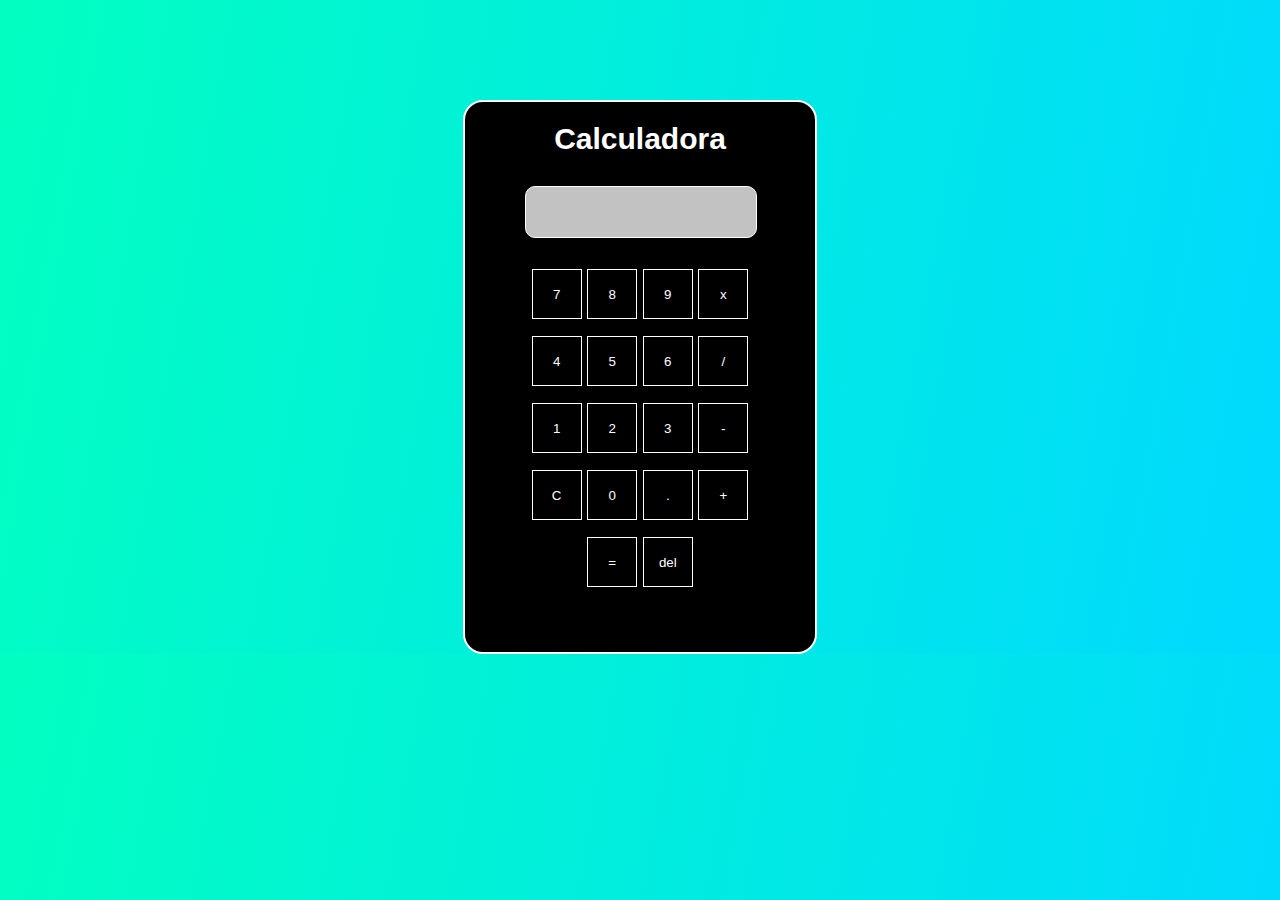
<file: Calculadora/index.html>
<!DOCTYPE html>
<html>
    <head>
        <link rel="stylesheet" href="css/style.css">
        <script type="text/javascript" src="js/script.js"></script>
    </head>
    <body>
        <main>
            <h1>Calculadora</h1>
            <p id="tela"></p>
            <button onclick="insert('7')" >7</button>
            <button onclick="insert('8')" >8</button>
            <button onclick="insert('9')" >9</button>
            <button onclick="insert('x')" >x</button>
            <br></br>
            <button onclick="insert('4')" >4</button>
            <button onclick="insert('5')" >5</button>
            <button onclick="insert('6')" >6</button>
            <button onclick="insert('/')" >/</button>
            <br></br>
            <button onclick="insert('1')" >1</button>
            <button onclick="insert('2')" >2</button>
            <button onclick="insert('3')" >3</button>
            <button onclick="insert('-')" >-</button>
            <br></br>
            <button onclick="clean() " >C</button>
            <button onclick="insert('0')" >0</button>
            <button onclick="insert('.')" >.</button>
            <button onclick="insert('+')" >+</button>
            <br></br>
            <button onclick="calcular()" >=</button>
            <button onclick="del() " >del</button>
        </main>
    </body>
</html>
</file>
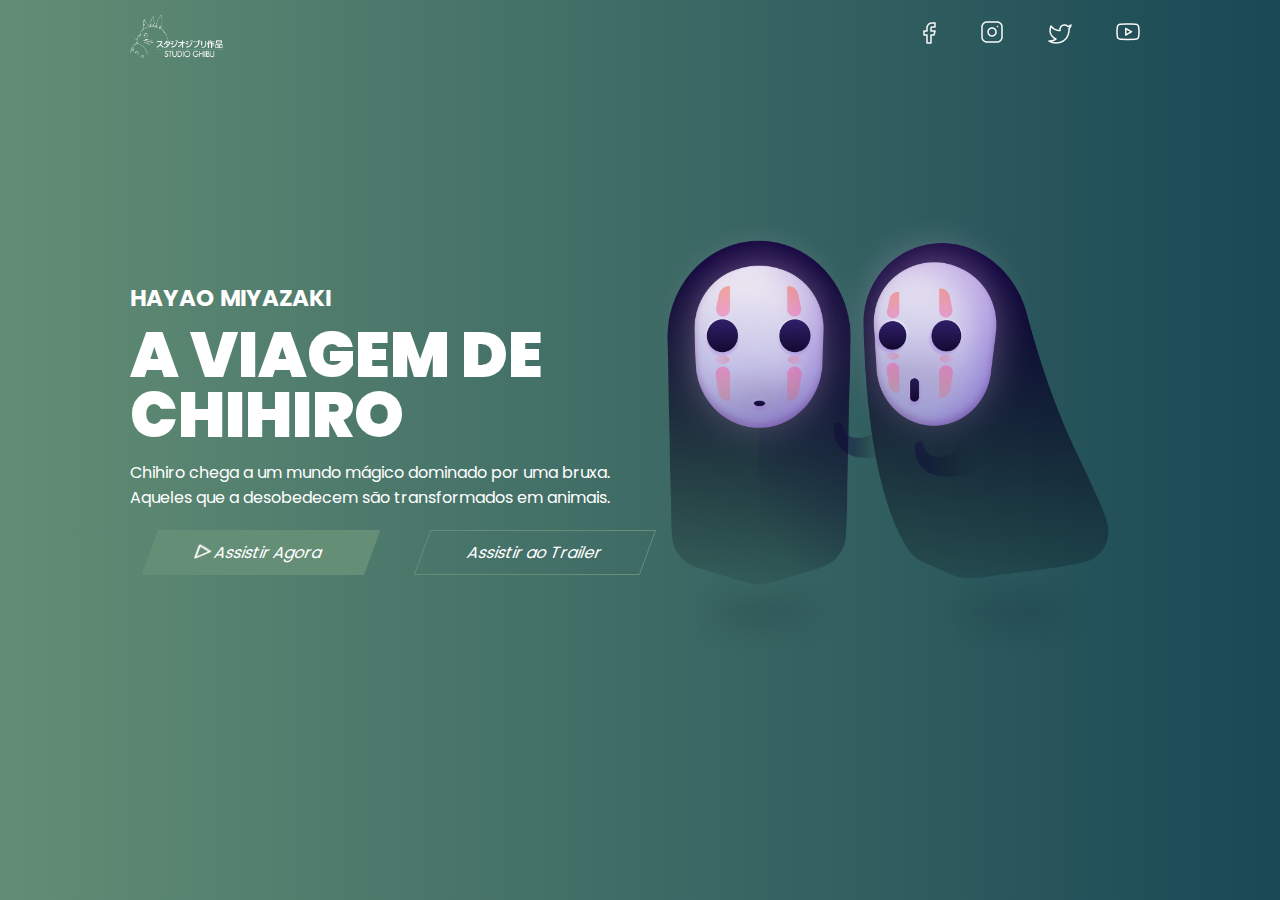
<file: Viagem De Chihiro/index.html>
<!DOCTYPE html> 
<html>

    <head>
        <meta charset="utf-8">
        <title>A Viagem de Chihiro</title>
        <link rel="stylesheet" href="css/estilo.css">
        <link href="https://fonts.googleapis.com/css2?family=Overpass:wght@700&family=Poppins&display=swap" rel="stylesheet">
        <link href="https://fonts.googleapis.com/css2?family=Poppins:wght@900&display=swap" rel="stylesheet">
        <link href="https://fonts.googleapis.com/css2?family=Poppins:ital,wght@1,200&display=swap" rel="stylesheet">
    </head>

    <body>

        <header>

            <div class="menu-vertical">
                <h1><img src="img/logo.png"></h1>
                <nav>
                    <ul class="redes-sociais">
                        <li><a href="https://www.facebook.com/"><img src="img/facebook.png"></a></li>
                        <li><a  href="https://www.instagram.com/"><img src="img/instagram.png"></a></li>
                        <li><a href="https://twitter.com"><img src="img/twitter.png"></a></li>
                        <li><a href="https://www.youtube.com/"><img src="img/youtube.png" ></a></li>
                    </ul>
                </nav>
            </div>
        </header>
            <section>
                <main>
                        <div class="texto-principal">
                            <h3>HAYAO MIYAZAKI</h3>
                            <h2>A VIAGEM DE CHIHIRO</h2>
                            <p>Chihiro chega a um mundo mágico dominado por uma bruxa. Aqueles que a desobedecem são transformados em animais.</p>

                           <div class="caixa">
                                <div class="botao1"> 
                                    <a href="#"><img src="img/Vector 1.png">Assistir Agora</a>
                                </div>

                                <div class="botao2"> 
                                    <a href="#">Assistir ao Trailer</a>
                                </div>
                            </div>
                        </div> 

                        <div class="imagem-principal">
                            <a><img src="img/fantasma.png"></a>
                        </div>

                </main>
            </section>
    </body>
</html>
</file>
<file: Calculadora/css/style.css>
h1{
    font-family: Verdana, sans-serif;
    font-size:30px;
    color: rgb(255, 255, 255);
    text-align: center;
}
body {
    font-family: Verdana, sans-serif;
    font-size: 0.8em;
    margin: 0px;
    background: linear-gradient(100deg,rgb(2, 255, 192),rgb(0, 217, 255)); 
  }


main{
    margin-top:100px;
    margin-left: auto;
    margin-right: auto;
    background-color: rgb(0, 0, 0);
    align-items: center;
    text-align: center;
    width:350px;
    height:550px;
    border:solid 2px rgb(255, 255, 255);
    border-radius:20px 20px 20px 20px;
    
}

button{
    width: 50px;
    height: 50px;
    border:solid 1px;
    margin:1px;
    background-color:rgb(0,0,0);
    cursor:pointer;
    color:rgb(255, 255, 255)

  
}
button:hover{
    background-color:rgba(14, 145, 134, 0.719);
}
#igual{
    width: 105px;
}
#apaga{
    width: 110px;
}


p{
    margin-left: 60px;
    width: 230px;
    height: 50px;
    font-size: 30px;
    text-align: right;
    align-content: center;
    border: solid 1px rgb(255, 255, 255);
    background-color: rgb(194, 194, 194);
    border-radius: 10px 10px 10px 10px;

}
</file>
<file: Viagem De Chihiro/css/estilo.css>
*{
    margin:0;
    padding: 0;
}

body{   
 background: linear-gradient(270deg, #1a4855 0%, #628e75 100%);   
}

.menu-vertical{
    display:inline;
    
}

h1{
    display: block;
    width: 940px;
    margin:15px 120px;

}

h1 img{
    width: 93px;
    height: 43px; 
    margin: 0 10px;
    top: 5px;
}

.menu-vertical{
    position: relative;
    width: 940px;
    margin: 0 auto;
}

nav {
	position: absolute;
    right: 120px;
    top: 5px;
	
}

nav li{
    display: inline;
    margin:0 20px;
    align-items:center;
    transition:  2s;
    
}

main{
    display: inline;
    width: 940px;
    left:40px;

}

.texto-principal{
    position: relative;
    width: 500px;
    height: 450px;
    top:190px;
    left:130px;
}

.imagem-principal{
    position:absolute;
    right: 130px;
    top: 200px;
}

.imagem-principal img{
    width: 500px;
    height: 450px;
}

h3{
    font-family: 'Poppins', sans-serif;
    color: #ffffff;
    font-size: 23px;
    padding: 10px 0;
    
}

h2{
    font-family: 'Poppins', sans-serif;
    color: #ffffff;
    font-size: 63px;
    font-weight: 900;
    line-height: 60px;
    margin-bottom: 15px;
}

p{
    font-family: 'Poppins', sans-serif;
    color: #ffffff;
    margin-bottom: 30px;
}

.caixa{
    width: 100%;
    margin:20px 0 0 20px;
    transform: skew(-20deg);
    
}

.botao1 img{
    position: relative;
    margin-right:4px ;
    top:1px;
    width: 15px;
    height: 15px;

}

.botao1{
    display: inline;
    border: 1px solid #658e76;
    background-color: #658e76;
    padding: 13px 45px;
    margin-right: 50px;
       
}

.botao1 a{
    text-decoration: none;
    font-family:'Poppins', sans-serif;
    color: #ffffff;
    
}

.botao2{
    display: inline;
    border: 0.5px solid #658e76;
    padding: 13px 45px;
    
    
}

.botao2 a{
    text-decoration: none;
    font-family:'Poppins', sans-serif;
    color: #ffffff;
    
    
}

.botao1:hover{
    background-color:rgba(98, 142, 117,0);
    transition: 0.5s;   
    cursor: pointer;
}

.botao2:hover{
    background-color: #658e76;
    transition: 0.5s;
}

ul img:hover{
    position: relative;
    transition:0.3s;
    transform: translateX(0) scale(1.1);
    
    
}


.imagem-principal img { 
    animation-name: flutuando;
    animation-duration: 3s;
    animation-iteration-count: infinite;
    animation-timing-function: ease-in-out;
    margin-left: 30px;
    margin-top: 5px;
}
 
@keyframes flutuando {
    0% { transform: translate(0,  0px); }
    50%  { transform: translate(0, 15px); }
    100%   { transform: translate(0, -0px); }   
}
</file>
